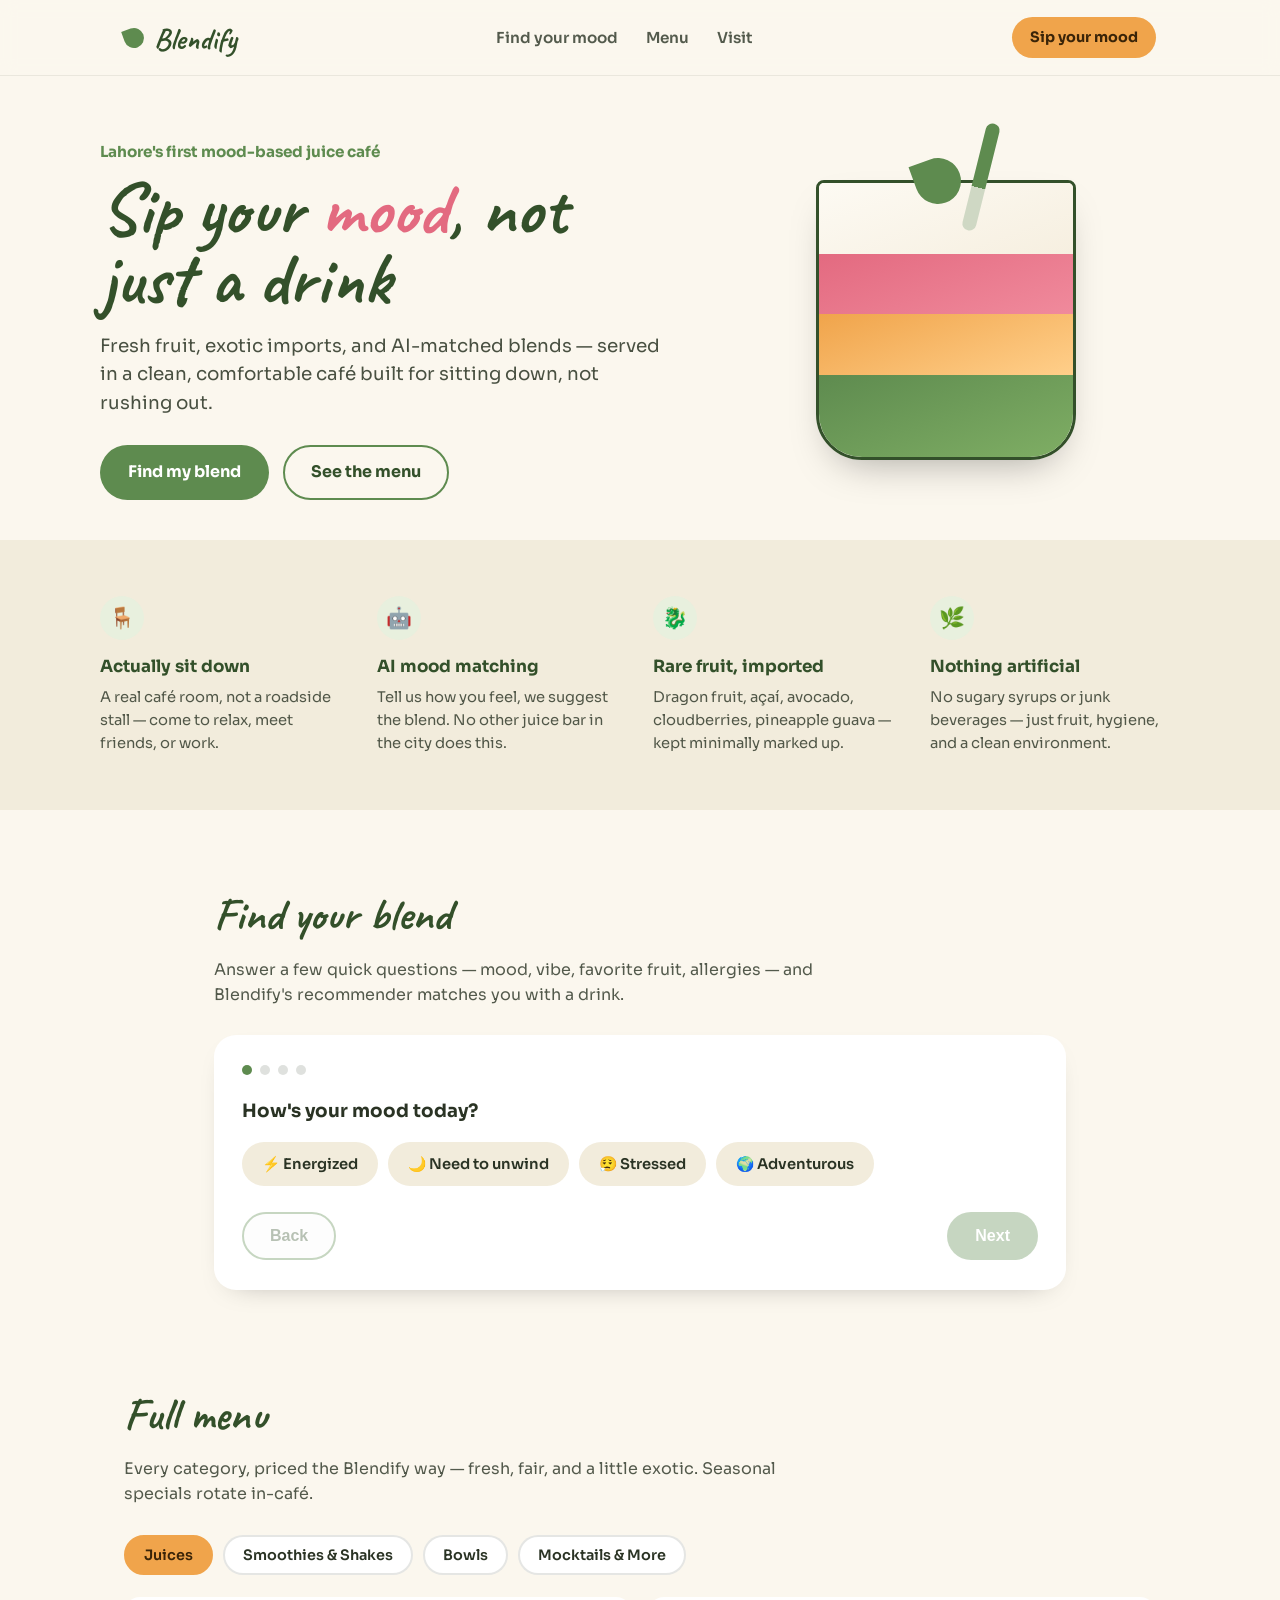
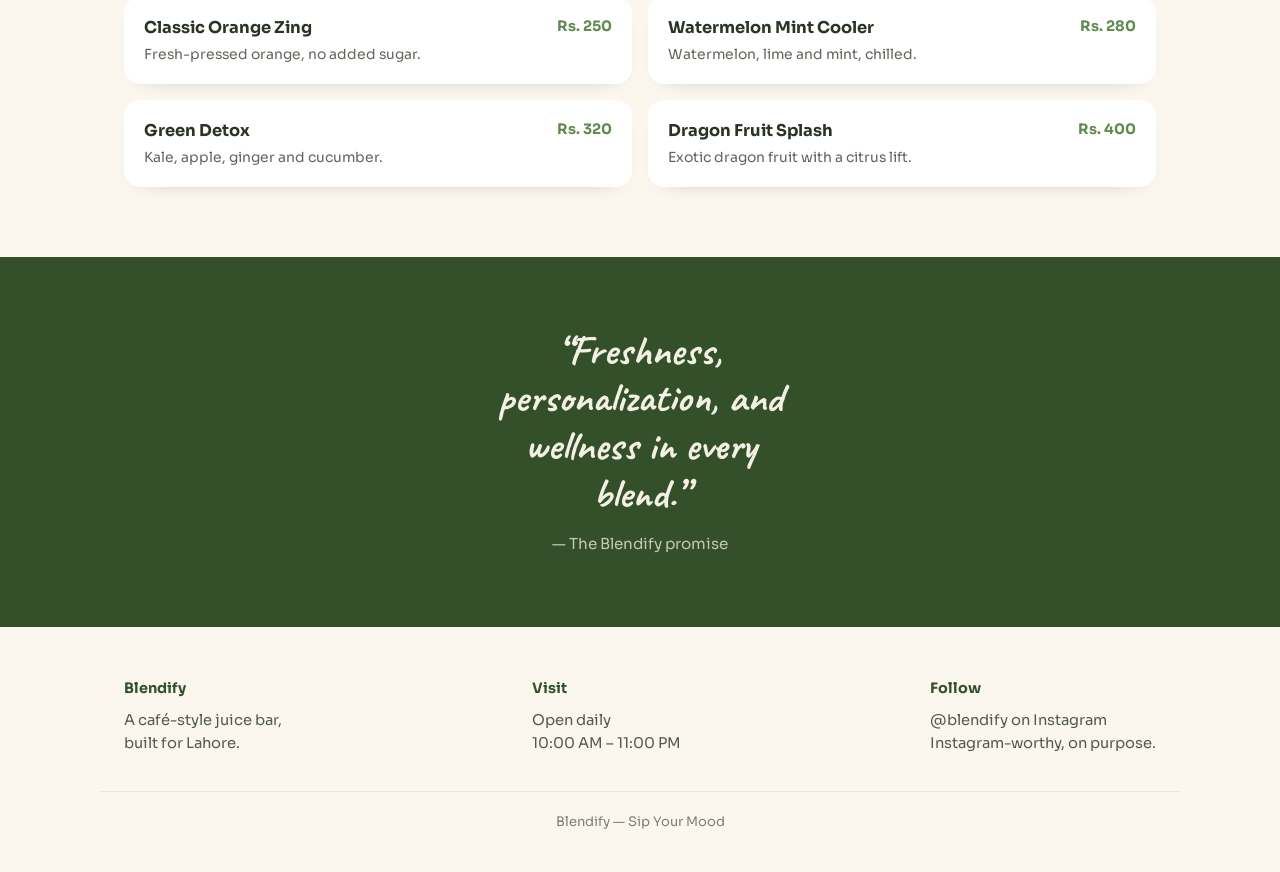
<file: index.html>
<!DOCTYPE html>
<html lang="en">
<head>
<meta charset="UTF-8">
<meta name="viewport" content="width=device-width, initial-scale=1, viewport-fit=cover">
<title>Blendify — Sip Your Mood</title>
<link rel="preconnect" href="https://fonts.googleapis.com">
<link href="https://fonts.googleapis.com/css2?family=Caveat:wght@600;700&family=Sora:wght@400;500;600;700&display=swap" rel="stylesheet">
<link rel="stylesheet" href="style.css">
</head>
<body>
<header>
<nav>
  <div class="brand">
    <div class="leaf" style="position:static;width:20px;height:20px;transform:rotate(-20deg);"></div>
    <span>Blendify</span>
  </div>
  <ul>
    <li><a href="#mood">Find your mood</a></li>
    <li><a href="#menu">Menu</a></li>
    <li><a href="#visit">Visit</a></li>
  </ul>
  <a class="nav-cta" href="#mood">Sip your mood</a>
</nav>
</header>

<section class="hero">
  <div class="hero-grid">
    <div>
      <div class="eyebrow">Lahore's first mood-based juice café</div>
      <h1 class="headline">Sip your <span class="accent">mood</span>, not just a drink</h1>
      <p class="lede">Fresh fruit, exotic imports, and AI-matched blends — served in a clean, comfortable café built for sitting down, not rushing out.</p>
      <div class="hero-ctas">
        <a class="btn btn-primary" href="#mood">Find my blend</a>
        <a class="btn btn-ghost" href="#menu">See the menu</a>
      </div>
    </div>
    <div class="cupwrap">
      <div class="cup">
        <div class="straw"></div>
        <div class="leaf"></div>
        <div class="cupbody">
          <div class="layer l1"></div>
          <div class="layer l2"></div>
          <div class="layer l3"></div>
          <div class="layer l4"></div>
        </div>
      </div>
    </div>
  </div>
</section>

<section class="diff">
  <div class="diff-grid">
    <div class="diff-item"><div class="dot">🪑</div><h3>Actually sit down</h3><p>A real café room, not a roadside stall — come to relax, meet friends, or work.</p></div>
    <div class="diff-item"><div class="dot">🤖</div><h3>AI mood matching</h3><p>Tell us how you feel, we suggest the blend. No other juice bar in the city does this.</p></div>
    <div class="diff-item"><div class="dot">🐉</div><h3>Rare fruit, imported</h3><p>Dragon fruit, açaí, avocado, cloudberries, pineapple guava — kept minimally marked up.</p></div>
    <div class="diff-item"><div class="dot">🌿</div><h3>Nothing artificial</h3><p>No sugary syrups or junk beverages — just fruit, hygiene, and a clean environment.</p></div>
  </div>
</section>

<section class="mood" id="mood">
  <div class="wrap">
    <h2 class="section-title">Find your blend</h2>
    <p class="section-sub">Answer a few quick questions — mood, vibe, favorite fruit, allergies — and Blendify's recommender matches you with a drink.</p>
    <div class="quiz-card" id="quizCard">
      <div class="quiz-progress" id="quizProgress"></div>
      <div id="quizStep"></div>
    </div>
  </div>
</section>

<section class="menu" id="menu">
  <div class="wrap">
    <h2 class="section-title">Full menu</h2>
    <p class="section-sub">Every category, priced the Blendify way — fresh, fair, and a little exotic. Seasonal specials rotate in-café.</p>
    <div class="menu-tabs" id="menuTabs">
      <button class="tab-btn active" data-cat="juices">Juices</button>
      <button class="tab-btn" data-cat="smoothies">Smoothies & Shakes</button>
      <button class="tab-btn" data-cat="bowls">Bowls</button>
      <button class="tab-btn" data-cat="more">Mocktails & More</button>
    </div>
    <div class="item-grid" id="itemGrid"></div>
  </div>
</section>

<section class="promise">
  <blockquote>“Freshness, personalization, and wellness in every blend.”</blockquote>
  <span>— The Blendify promise</span>
</section>

<footer id="visit">
  <div class="wrap foot-grid">
    <div>
      <h4>Blendify</h4>
      <p>A café-style juice bar,<br>built for Lahore.</p>
    </div>
    <div>
      <h4>Visit</h4>
      <p>Open daily<br>10:00 AM – 11:00 PM</p>
    </div>
    <div>
      <h4>Follow</h4>
      <p>@blendify on Instagram<br>Instagram-worthy, on purpose.</p>
    </div>
  </div>
  <div class="wrap foot-bottom">Blendify — Sip Your Mood</div>
</footer>
<script src="script.js"></script>
</body>
</html>
</file>
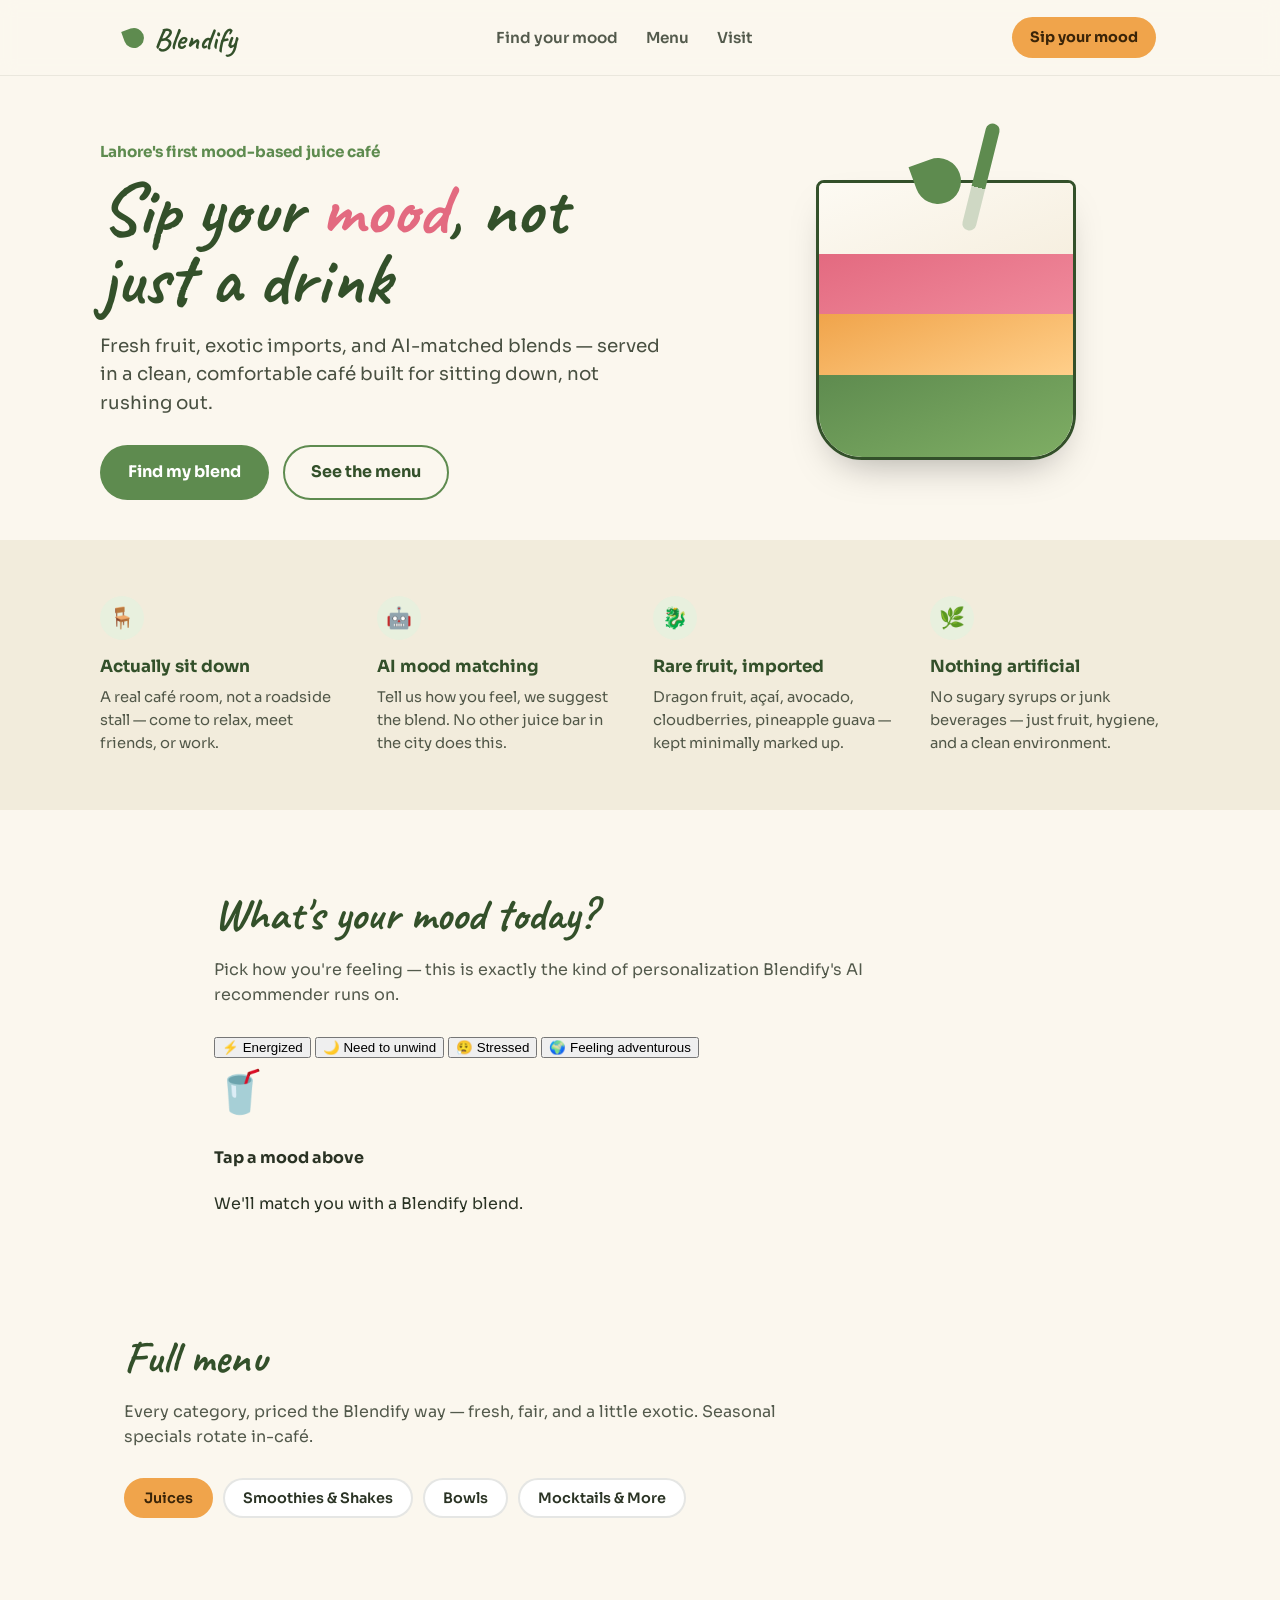
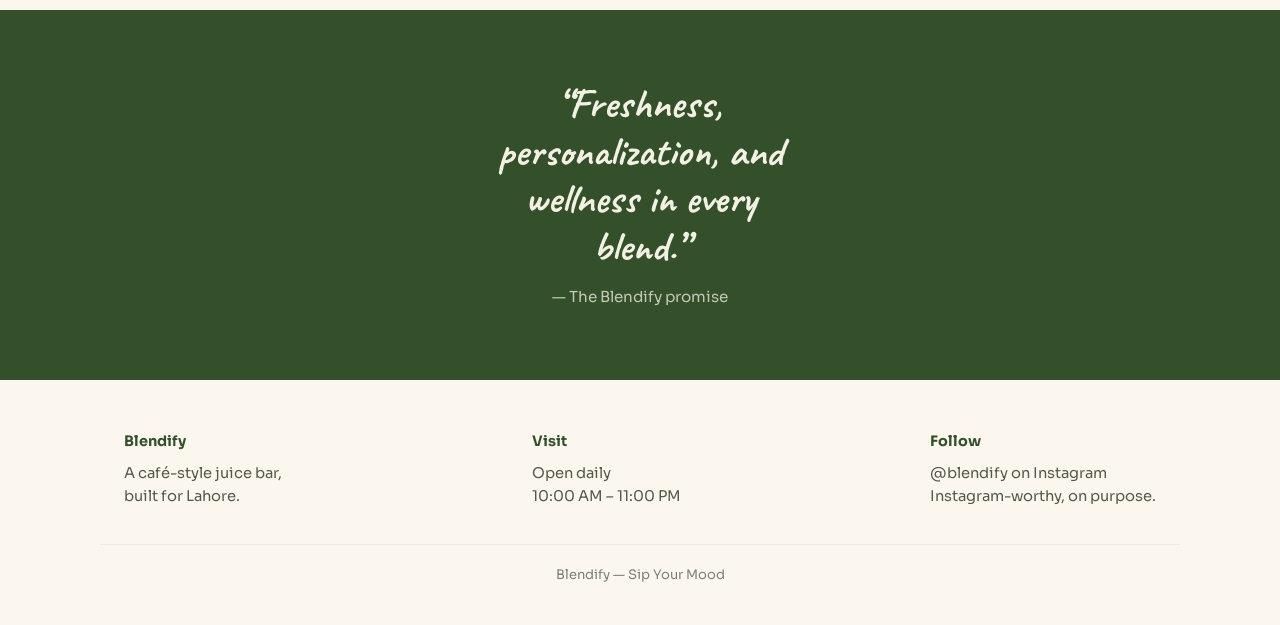
<file: indexof blendify.html>
<!DOCTYPE html>
<html lang="en">
<head>
<meta charset="UTF-8">
<meta name="viewport" content="width=device-width, initial-scale=1, viewport-fit=cover">
<title>Blendify — Sip Your Mood</title>
<link rel="preconnect" href="https://fonts.googleapis.com">
<link href="https://fonts.googleapis.com/css2?family=Caveat:wght@600;700&family=Sora:wght@400;500;600;700&display=swap" rel="stylesheet">
<link rel="stylesheet" href="style.css">
</head>
<body>
<header>
<nav>
  <div class="brand">
    <div class="leaf" style="position:static;width:20px;height:20px;transform:rotate(-20deg);"></div>
    <span>Blendify</span>
  </div>
  <ul>
    <li><a href="#mood">Find your mood</a></li>
    <li><a href="#menu">Menu</a></li>
    <li><a href="#visit">Visit</a></li>
  </ul>
  <a class="nav-cta" href="#mood">Sip your mood</a>
</nav>
</header>

<section class="hero">
  <div class="hero-grid">
    <div>
      <div class="eyebrow">Lahore's first mood-based juice café</div>
      <h1 class="headline">Sip your <span class="accent">mood</span>, not just a drink</h1>
      <p class="lede">Fresh fruit, exotic imports, and AI-matched blends — served in a clean, comfortable café built for sitting down, not rushing out.</p>
      <div class="hero-ctas">
        <a class="btn btn-primary" href="#mood">Find my blend</a>
        <a class="btn btn-ghost" href="#menu">See the menu</a>
      </div>
    </div>
    <div class="cupwrap">
      <div class="cup">
        <div class="straw"></div>
        <div class="leaf"></div>
        <div class="cupbody">
          <div class="layer l1"></div>
          <div class="layer l2"></div>
          <div class="layer l3"></div>
          <div class="layer l4"></div>
        </div>
      </div>
    </div>
  </div>
</section>

<section class="diff">
  <div class="diff-grid">
    <div class="diff-item"><div class="dot">🪑</div><h3>Actually sit down</h3><p>A real café room, not a roadside stall — come to relax, meet friends, or work.</p></div>
    <div class="diff-item"><div class="dot">🤖</div><h3>AI mood matching</h3><p>Tell us how you feel, we suggest the blend. No other juice bar in the city does this.</p></div>
    <div class="diff-item"><div class="dot">🐉</div><h3>Rare fruit, imported</h3><p>Dragon fruit, açaí, avocado, cloudberries, pineapple guava — kept minimally marked up.</p></div>
    <div class="diff-item"><div class="dot">🌿</div><h3>Nothing artificial</h3><p>No sugary syrups or junk beverages — just fruit, hygiene, and a clean environment.</p></div>
  </div>
</section>

<section class="mood" id="mood">
  <div class="wrap">
    <h2 class="section-title">What's your mood today?</h2>
    <p class="section-sub">Pick how you're feeling — this is exactly the kind of personalization Blendify's AI recommender runs on.</p>
    <div class="mood-btns" id="moodBtns">
      <button class="mood-btn" data-m="energized">⚡ Energized</button>
      <button class="mood-btn" data-m="chill">🌙 Need to unwind</button>
      <button class="mood-btn" data-m="stressed">😮‍💨 Stressed</button>
      <button class="mood-btn" data-m="adventurous">🌍 Feeling adventurous</button>
    </div>
    <div class="mood-result" id="moodResult">
      <div class="mood-emoji">🥤</div>
      <div><h4>Tap a mood above</h4><p>We'll match you with a Blendify blend.</p></div>
    </div>
  </div>
</section>

<section class="menu" id="menu">
  <div class="wrap">
    <h2 class="section-title">Full menu</h2>
    <p class="section-sub">Every category, priced the Blendify way — fresh, fair, and a little exotic. Seasonal specials rotate in-café.</p>
    <div class="menu-tabs" id="menuTabs">
      <button class="tab-btn active" data-cat="juices">Juices</button>
      <button class="tab-btn" data-cat="smoothies">Smoothies & Shakes</button>
      <button class="tab-btn" data-cat="bowls">Bowls</button>
      <button class="tab-btn" data-cat="more">Mocktails & More</button>
    </div>
    <div class="item-grid" id="itemGrid"></div>
  </div>
</section>

<section class="promise">
  <blockquote>“Freshness, personalization, and wellness in every blend.”</blockquote>
  <span>— The Blendify promise</span>
</section>

<footer id="visit">
  <div class="wrap foot-grid">
    <div>
      <h4>Blendify</h4>
      <p>A café-style juice bar,<br>built for Lahore.</p>
    </div>
    <div>
      <h4>Visit</h4>
      <p>Open daily<br>10:00 AM – 11:00 PM</p>
    </div>
    <div>
      <h4>Follow</h4>
      <p>@blendify on Instagram<br>Instagram-worthy, on purpose.</p>
    </div>
  </div>
  <div class="wrap foot-bottom">Blendify — Sip Your Mood</div>
</footer>
<script src="script.js"></script>
</body>
</html>
</file>
<file: style.css>
:root{
  --green:#5E8B4F; --green-dk:#33502A; --green-pale:#E8F0DE;
  --orange:#F0A44B; --berry:#E36A80; --cream:#FBF7EE; --cream2:#F2ECDC;
  --ink:#2A3324; --card:#FFFFFF;
  box-sizing:border-box;
  padding-top:env(safe-area-inset-top,0px);
  padding-bottom:env(safe-area-inset-bottom,0px);
}
@media (prefers-color-scheme: dark){
  :root:not([data-theme="light"]){
    --cream:#1C2118; --cream2:#232B1D; --ink:#EDEEE6; --card:#262E20; --green-pale:#2B3524;
  }
}
:root[data-theme="dark"]{
  --cream:#1C2118; --cream2:#232B1D; --ink:#EDEEE6; --card:#262E20; --green-pale:#2B3524;
}
*{box-sizing:border-box;}
html{scroll-padding-top:env(safe-area-inset-top,0px); scroll-behavior:smooth;}
html,body{height:100%;}
body{
  margin:0; background:var(--cream); color:var(--ink);
  font-family:'Sora',sans-serif; line-height:1.55; overflow-x:hidden;
}
img,svg{max-width:100%;}
.wrap{max-width:1080px; margin:0 auto; padding:0 24px;}
a{color:inherit;}

/* NAV */
header{
  position:sticky; top:0; z-index:20; padding-top:env(safe-area-inset-top,0px);
  background:color-mix(in srgb, var(--cream) 88%, transparent); backdrop-filter:blur(8px);
  border-bottom:1px solid color-mix(in srgb, var(--ink) 8%, transparent);
}
nav{display:flex; align-items:center; justify-content:space-between; padding:14px 24px; max-width:1080px; margin:0 auto;}
.brand{display:flex; align-items:center; gap:10px;}
.brand span{font-family:'Caveat',cursive; font-weight:700; font-size:1.9rem; color:var(--green-dk); position:relative; top:2px;}
:root[data-theme="dark"] .brand span, @media (prefers-color-scheme:dark){:root:not([data-theme="light"]) .brand span{color:#B9D89F;}}
nav ul{list-style:none; display:flex; gap:28px; margin:0; padding:0; font-size:.95rem; font-weight:600;}
nav ul a{text-decoration:none; opacity:.8;}
nav ul a:hover{opacity:1;}
.nav-cta{background:var(--orange); color:#3A2408; padding:9px 18px; border-radius:100px; font-weight:700; font-size:.9rem; text-decoration:none; white-space:nowrap;}
@media (max-width:680px){ nav ul{display:none;} }

/* HERO */
.hero{padding:64px 24px 40px; position:relative;}
.hero-grid{max-width:1080px; margin:0 auto; display:grid; grid-template-columns:1.1fr .9fr; gap:40px; align-items:center;}
@media (max-width:800px){ .hero-grid{grid-template-columns:1fr;} .hero{padding-top:36px;} }
.eyebrow{color:var(--green); font-weight:700; font-size:.95rem; margin-bottom:10px;}
h1.headline{font-family:'Caveat',cursive; font-weight:700; font-size:clamp(2.8rem,7vw,4.6rem); line-height:.95; margin:0 0 18px; color:var(--green-dk);}
:root[data-theme="dark"] h1.headline{color:#C3E3A5;}
@media (prefers-color-scheme:dark){:root:not([data-theme="light"]) h1.headline{color:#C3E3A5;}}
.headline .accent{color:var(--berry);}
.hero p.lede{font-size:1.15rem; max-width:46ch; opacity:.85; margin:0 0 28px;}
.hero-ctas{display:flex; gap:14px; flex-wrap:wrap;}
.btn{display:inline-block; padding:13px 26px; border-radius:100px; font-weight:700; text-decoration:none; font-size:1rem; border:2px solid transparent;}
.btn-primary{background:var(--green); color:#fff;}
.btn-ghost{border-color:var(--green); color:var(--green-dk);}
:root[data-theme="dark"] .btn-ghost{color:#C3E3A5;}
@media (prefers-color-scheme:dark){:root:not([data-theme="light"]) .btn-ghost{color:#C3E3A5;}}

/* Hero cup graphic */
.cupwrap{display:flex; justify-content:center;}
.cup{width:min(260px,70vw); position:relative;}
.leaf{position:absolute; top:-22px; left:38%; width:46px; height:46px; background:var(--green); border-radius:0 100% 100% 100%; transform:rotate(-20deg);}
.straw{position:absolute; top:-58px; right:34%; width:14px; height:110px; background:linear-gradient(180deg,var(--green) 0 60%, #cfd8c4 60%); border-radius:8px; transform:rotate(14deg);}
.cupbody{width:100%; height:280px; border-radius:8px 8px 46px 46px; overflow:hidden; box-shadow:0 18px 40px -18px rgba(0,0,0,.35); border:3px solid var(--green-dk);}
.layer{width:100%;}
.l1{height:26%; background:linear-gradient(160deg,#fdfaf3,#f6efe0);}
.l2{height:22%; background:linear-gradient(160deg,var(--berry),#f08a9c);}
.l3{height:22%; background:linear-gradient(160deg,var(--orange),#ffcf8a);}
.l4{height:30%; background:linear-gradient(160deg,var(--green),#7fae64);}

/* DIFFERENTIATORS */
.diff{padding:56px 24px; background:var(--cream2);}
.diff-grid{max-width:1080px; margin:0 auto; display:grid; grid-template-columns:repeat(4,1fr); gap:26px;}
@media (max-width:900px){ .diff-grid{grid-template-columns:repeat(2,1fr);} }
@media (max-width:520px){ .diff-grid{grid-template-columns:1fr;} }
.diff-item h3{font-size:1.05rem; margin:14px 0 6px; color:var(--green-dk);}
:root[data-theme="dark"] .diff-item h3{color:#C3E3A5;}
@media (prefers-color-scheme:dark){:root:not([data-theme="light"]) .diff-item h3{color:#C3E3A5;}}
.diff-item p{margin:0; font-size:.92rem; opacity:.8;}
.dot{width:44px; height:44px; border-radius:50%; display:flex; align-items:center; justify-content:center; font-size:1.3rem; background:var(--green-pale);}

/* MOOD PICKER */
.mood{padding:70px 24px;}
.mood .wrap{max-width:900px;}
.section-title{font-family:'Caveat',cursive; font-size:clamp(2.1rem,5vw,2.8rem); color:var(--green-dk); margin:0 0 8px; font-weight:700;}
:root[data-theme="dark"] .section-title{color:#C3E3A5;}
@media (prefers-color-scheme:dark){:root:not([data-theme="light"]) .section-title{color:#C3E3A5;}}
.section-sub{opacity:.8; margin:0 0 28px; max-width:56ch;}
.quiz-card{background:var(--card); border-radius:22px; padding:30px 28px; box-shadow:0 10px 30px -20px rgba(0,0,0,.4);}
.quiz-progress{display:flex; gap:8px; margin-bottom:22px;}
.quiz-dot{width:10px; height:10px; border-radius:50%; background:color-mix(in srgb, var(--ink) 15%, transparent);}
.quiz-dot.active{background:var(--green);}
.quiz-dot.done{background:var(--orange);}
.quiz-q h4{margin:0 0 16px; font-size:1.15rem;}
.quiz-options{display:flex; gap:10px; flex-wrap:wrap;}
.quiz-opt{background:var(--cream2); border:2px solid transparent; padding:11px 18px; border-radius:100px; font-weight:600; cursor:pointer; font-family:inherit; font-size:.92rem; color:var(--ink);}
.quiz-opt.selected{background:var(--green); border-color:var(--green); color:#fff;}
.quiz-nav{display:flex; justify-content:space-between; margin-top:26px;}
.quiz-nav button:disabled{opacity:.35; cursor:not-allowed;}
.quiz-result{display:flex; gap:20px; align-items:center;}
.mood-emoji{font-size:2.6rem;}
.quiz-result h4{margin:0 0 6px; color:var(--berry); font-size:1.2rem;}
.quiz-result p{margin:0; opacity:.85; font-size:.95rem;}
.quiz-retake{margin-top:20px;}

/* MENU */
.menu{padding:20px 24px 70px;}
.menu-grid{display:grid; grid-template-columns:repeat(3,1fr); gap:20px; margin-top:30px;}
@media (max-width:760px){ .menu-grid{grid-template-columns:1fr;} }
.menu-card{background:var(--card); border-radius:20px; padding:26px; border-top:5px solid var(--green);}
.menu-card:nth-child(2){border-top-color:var(--orange);}
.menu-card:nth-child(3){border-top-color:var(--berry);}
.menu-card h3{margin:0 0 4px; font-size:1.2rem;}
.menu-card .price{color:var(--green); font-weight:700; font-size:.9rem; margin-bottom:14px; display:block;}
.menu-card:nth-child(2) .price{color:var(--orange);}
.menu-card:nth-child(3) .price{color:var(--berry);}
.menu-card ul{margin:0; padding-left:18px; font-size:.92rem; opacity:.85;}
.menu-card li{margin-bottom:5px;}
.menu-tabs{display:flex; gap:10px; flex-wrap:wrap; margin:26px 0 8px;}
.tab-btn{background:var(--card); border:2px solid color-mix(in srgb, var(--ink) 12%, transparent); padding:9px 18px; border-radius:100px; font-weight:600; cursor:pointer; font-family:inherit; font-size:.9rem; color:var(--ink);}
.tab-btn.active{background:var(--orange); border-color:var(--orange); color:#3A2408;}
.item-grid{display:grid; grid-template-columns:repeat(2,1fr); gap:16px; margin-top:22px;}
@media (max-width:640px){ .item-grid{grid-template-columns:1fr;} }
.item-card{background:var(--card); border-radius:16px; padding:18px 20px; display:flex; justify-content:space-between; gap:14px; align-items:flex-start; box-shadow:0 8px 22px -18px rgba(0,0,0,.4);}
.item-card h4{margin:0 0 4px; font-size:1.02rem;}
.item-card p{margin:0; font-size:.87rem; opacity:.75;}
.item-price{font-weight:700; color:var(--green); white-space:nowrap; font-size:.9rem;}

/* PROMISE BAND */
.promise{background:var(--green-dk); color:#F3F0E4; padding:70px 24px; text-align:center;}
.promise blockquote{font-family:'Caveat',cursive; font-size:clamp(1.8rem,4.5vw,2.6rem); max-width:16ch; margin:0 auto 14px; font-weight:700; line-height:1.15;}
.promise span{opacity:.75; font-size:.95rem;}

/* FOOTER */
footer{padding:50px 24px 40px;}
.foot-grid{display:flex; justify-content:space-between; gap:30px; flex-wrap:wrap; align-items:flex-start;}
.foot-grid h4{margin:0 0 10px; font-size:.9rem; text-transform:none; color:var(--green-dk);}
:root[data-theme="dark"] .foot-grid h4{color:#C3E3A5;}
@media (prefers-color-scheme:dark){:root:not([data-theme="light"]) .foot-grid h4{color:#C3E3A5;}}
.foot-grid p{margin:0; font-size:.92rem; opacity:.8;}
.foot-bottom{margin-top:36px; padding-top:20px; border-top:1px solid color-mix(in srgb, var(--ink) 12%, transparent); font-size:.82rem; opacity:.6; text-align:center;}
</file>
